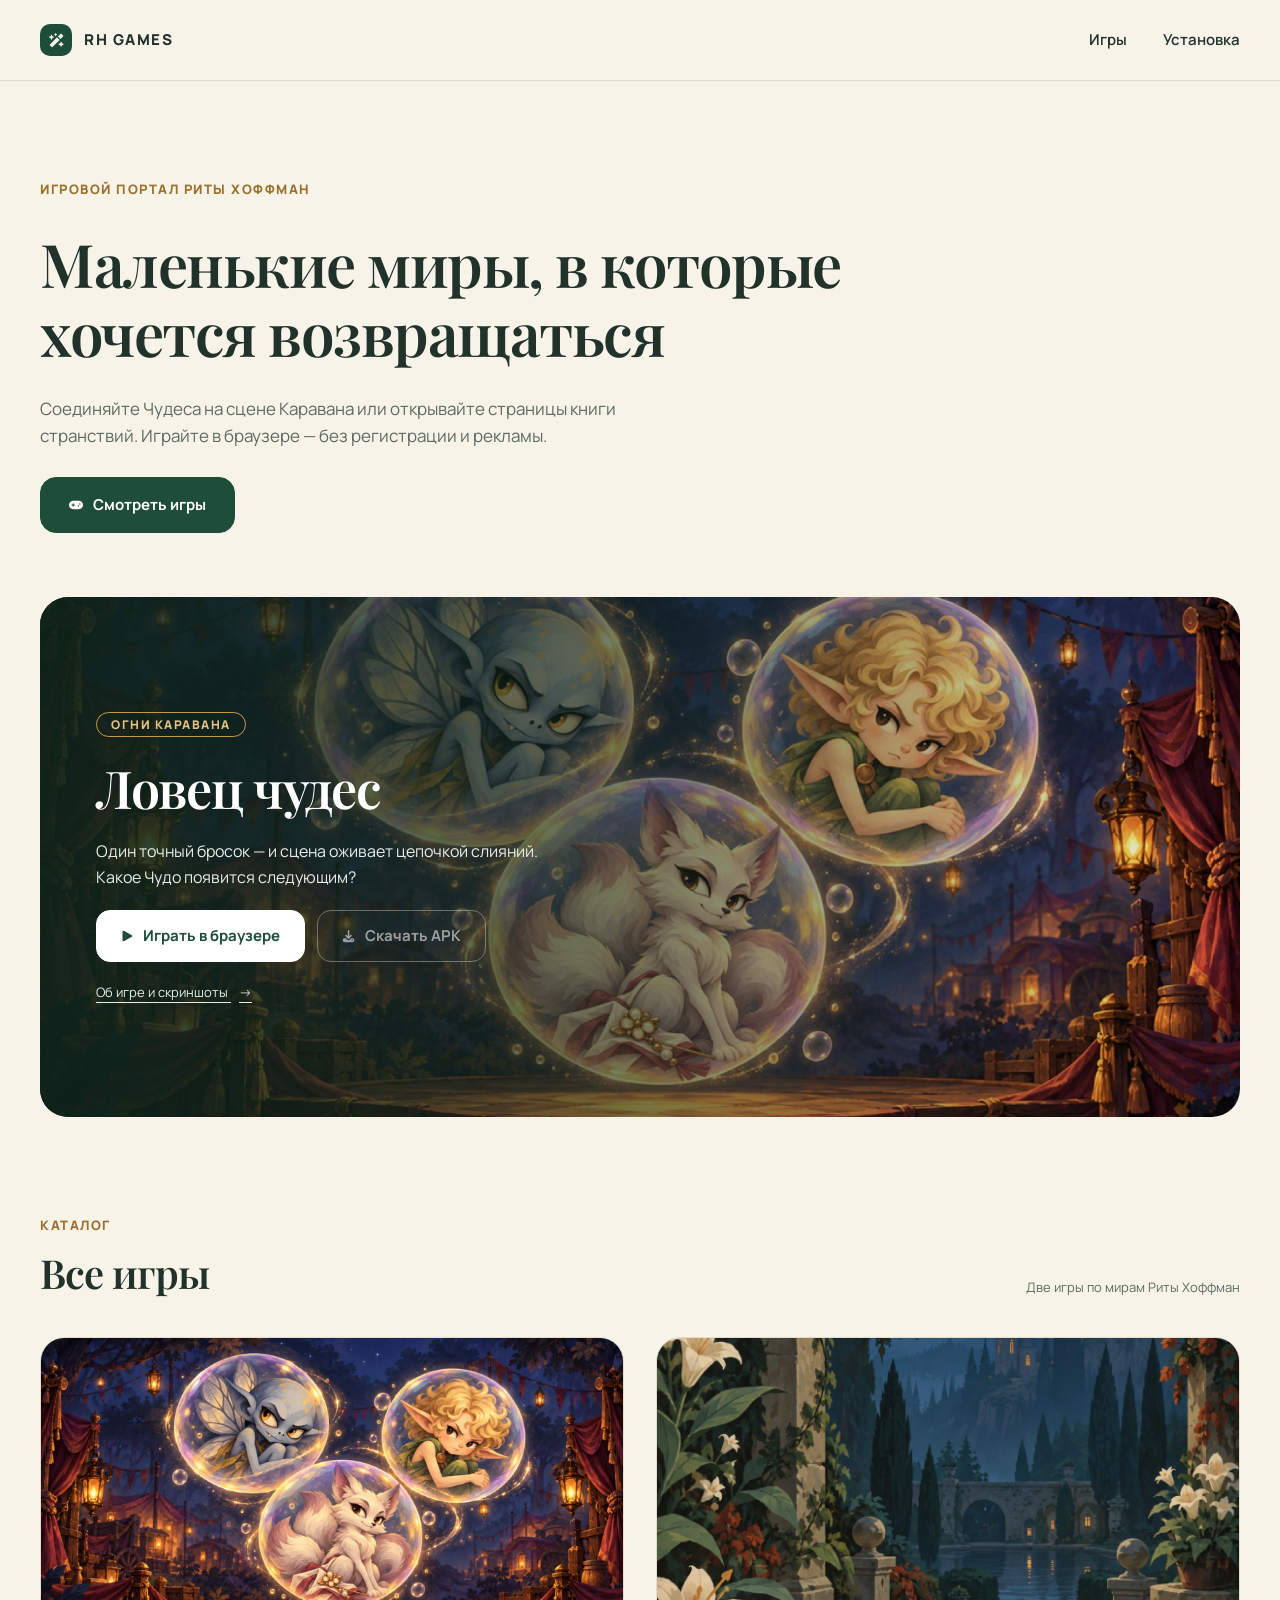
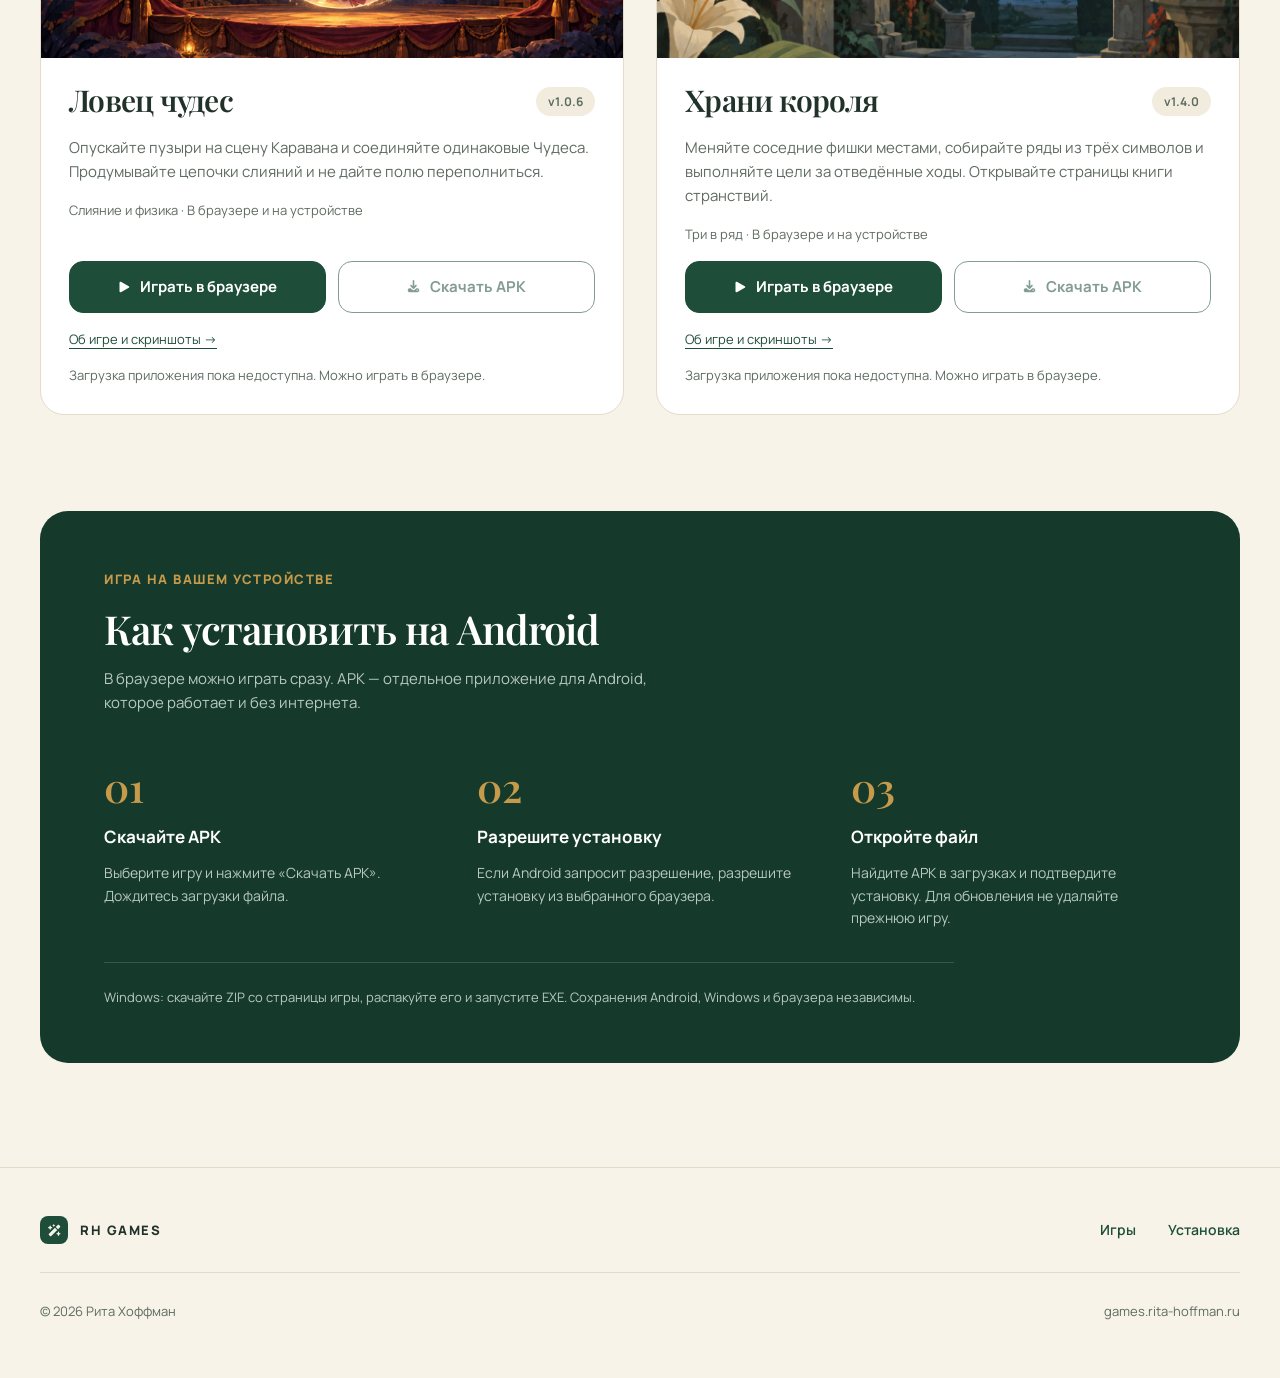
<file: index.html>
<!doctype html>
<html lang="ru" data-root="./">
<head>
<meta charset="utf-8"><meta name="viewport" content="width=device-width,initial-scale=1,viewport-fit=cover">
<meta name="theme-color" content="#1e4d3a"><meta name="description" content="Ловец чудес и Храни короля — игры по мирам Риты Хоффман. Играйте в браузере или скачивайте игру для своего устройства.">
<title>RH Games — миры Риты Хоффман</title>
<link rel="icon" href="assets/favicon.png"><link rel="apple-touch-icon" href="assets/favicon.png"><link rel="manifest" href="manifest.webmanifest"><link rel="stylesheet" href="assets/site.css?v=2d3f967ecbe2e12a">
</head>
<body>
<a class="skip" href="#main">К содержимому</a>
<header class="site-header"><nav class="container nav" aria-label="Основная навигация"><a class="brand" href="./" aria-label="RH Games — главная"><span class="brand-mark"><img src="assets/icons/brand.svg" alt=""></span>RH GAMES</a><div class="nav-links"><a href="#games">Игры</a><a href="#install">Установка</a></div></nav></header>
<main id="main">
<section class="hero container"><p class="eyebrow">ИГРОВОЙ ПОРТАЛ РИТЫ ХОФФМАН</p><h1>Маленькие миры,<br class="desktop-break"> в которые хочется возвращаться</h1><p class="hero-description">Соединяйте Чудеса на сцене Каравана или открывайте страницы книги странствий. Играйте в браузере — без регистрации и рекламы.</p><a class="button" href="#games"><img src="assets/icons/browse.svg" alt="">Смотреть игры</a></section>
<section class="featured container" aria-labelledby="featured-title">
<img class="featured-art" src="assets/games/lovec-cover.jpg" alt="Пикси, эллиллон и кицунэ в сияющих пузырях на сцене Каравана" fetchpriority="high" width="1024" height="576">
<div class="featured-content"><span class="featured-tag">ОГНИ КАРАВАНА</span><h2 id="featured-title">Ловец чудес</h2><p>Один точный бросок — и сцена оживает цепочкой слияний. Какое Чудо появится следующим?</p><div class="button-row"><a class="button button-white" href="lovec-suiko/?v=1b7c7f5beb66a22779110c0ac13be66551b1f0cc&amp;ui=2d3f967ecbe2e12a" data-play="lovec-suiko"><img src="assets/icons/play-dark.svg" alt="">Играть в браузере</a><a class="button button-glass" data-download="lovec-suiko:android" aria-disabled="true" tabindex="-1"><img src="assets/icons/download-light.svg" alt=""><span>Скачать APK</span></a></div><a class="featured-more" href="lovec-suiko/about.html">Об игре и скриншоты <span aria-hidden="true">→</span></a></div>
</section>
<section id="games" class="catalog container" aria-labelledby="games-title"><div class="section-heading"><div><p class="eyebrow">КАТАЛОГ</p><h2 id="games-title">Все игры</h2></div><p class="meta">Две игры по мирам Риты Хоффман</p></div><div class="games-grid"><article class="card"><a class="art-link" href="lovec-suiko/about.html" aria-label="Об игре «Ловец чудес»"><img src="assets/games/lovec-cover.jpg" alt="Иллюстрация из игры «Ловец чудес»" width="584" height="320" loading="lazy"></a><div class="card-body"><div class="card-title"><h3><a href="lovec-suiko/about.html">Ловец чудес</a></h3><span class="chip" data-version="lovec-suiko">v1.0.6</span></div><p class="card-description">Опускайте пузыри на сцену Каравана и соединяйте одинаковые Чудеса. Продумывайте цепочки слияний и не дайте полю переполниться.</p><p class="meta">Слияние и физика · В браузере и на устройстве</p><div class="button-row"><a class="button" href="lovec-suiko/?v=1b7c7f5beb66a22779110c0ac13be66551b1f0cc&amp;ui=2d3f967ecbe2e12a" data-play="lovec-suiko"><img src="assets/icons/play.svg" alt="">Играть в браузере</a><a class="button button-outline" data-download="lovec-suiko:android" aria-disabled="true" tabindex="-1"><img src="assets/icons/download.svg" alt=""><span>Скачать APK</span></a></div><a class="details-link" href="lovec-suiko/about.html">Об игре и скриншоты →</a><p class="meta" data-download-status="lovec-suiko" role="status">Проверяем доступность загрузок…</p></div></article><article class="card"><a class="art-link" href="hk-in-a-row/about.html" aria-label="Об игре «Храни короля»"><img src="assets/games/king-cover.jpg" alt="Иллюстрация из игры «Храни короля»" width="584" height="320" loading="lazy"></a><div class="card-body"><div class="card-title"><h3><a href="hk-in-a-row/about.html">Храни короля</a></h3><span class="chip" data-version="hk-in-a-row">v1.4.0</span></div><p class="card-description">Меняйте соседние фишки местами, собирайте ряды из трёх символов и выполняйте цели за отведённые ходы. Открывайте страницы книги странствий.</p><p class="meta">Три в ряд · В браузере и на устройстве</p><div class="button-row"><a class="button" href="hk-in-a-row/?v=25fc952868fa0573868e4c0896c432e9bc2a8aa0&amp;ui=2d3f967ecbe2e12a" data-play="hk-in-a-row"><img src="assets/icons/play.svg" alt="">Играть в браузере</a><a class="button button-outline" data-download="hk-in-a-row:android" aria-disabled="true" tabindex="-1"><img src="assets/icons/download.svg" alt=""><span>Скачать APK</span></a></div><a class="details-link" href="hk-in-a-row/about.html">Об игре и скриншоты →</a><p class="meta" data-download-status="hk-in-a-row" role="status">Проверяем доступность загрузок…</p></div></article></div></section>
<section id="install" class="container install-wrap" aria-labelledby="install-title"><div class="install-panel"><p class="eyebrow">ИГРА НА ВАШЕМ УСТРОЙСТВЕ</p><h2 id="install-title">Как установить на Android</h2><p class="install-intro">В браузере можно играть сразу. APK — отдельное приложение для Android, которое работает и без интернета.</p>
<ol class="install-steps"><li><span class="step-number" aria-hidden="true">01</span><h3>Скачайте APK</h3><p>Выберите игру и нажмите «Скачать APK». Дождитесь загрузки файла.</p></li><li><span class="step-number" aria-hidden="true">02</span><h3>Разрешите установку</h3><p>Если Android запросит разрешение, разрешите установку из выбранного браузера.</p></li><li><span class="step-number" aria-hidden="true">03</span><h3>Откройте файл</h3><p>Найдите APK в загрузках и подтвердите установку. Для обновления не удаляйте прежнюю игру.</p></li></ol>
<p class="install-note">Windows: скачайте ZIP со страницы игры, распакуйте его и запустите EXE. Сохранения Android, Windows и браузера независимы.</p></div></section>
</main><footer class="site-footer"><div class="container footer-inner"><div class="footer-top"><a class="brand" href="./" aria-label="RH Games — главная"><span class="brand-mark"><img src="./assets/icons/brand-small.svg" alt=""></span>RH GAMES</a><nav class="footer-links" aria-label="Внизу страницы"><a href="./#games">Игры</a><a href="./#install">Установка</a></nav></div><div class="footer-bottom"><p>© 2026 Рита Хоффман</p><a href="https://games.rita-hoffman.ru">games.rita-hoffman.ru</a></div></div></footer>
<script src="assets/catalog.js?v=2d3f967ecbe2e12a" defer></script>
</body></html>
</file>
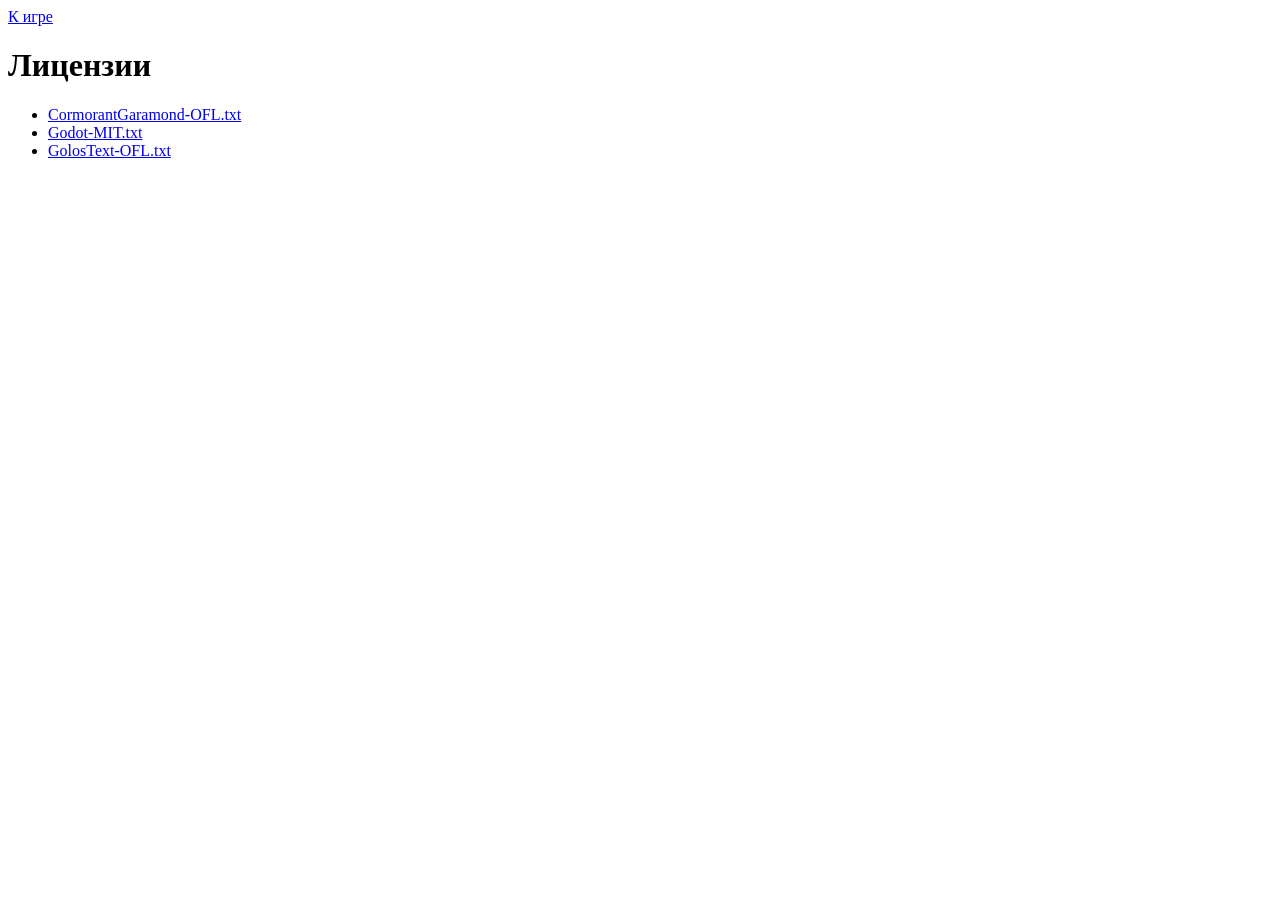
<file: hk-in-a-row/licenses/index.html>
<!doctype html><html lang="ru"><meta charset="utf-8"><title>Лицензии</title><a href="../">К игре</a><h1>Лицензии</h1><ul><li><a href="CormorantGaramond-OFL.txt">CormorantGaramond-OFL.txt</a></li><li><a href="Godot-MIT.txt">Godot-MIT.txt</a></li><li><a href="GolosText-OFL.txt">GolosText-OFL.txt</a></li></ul></html>
</file>
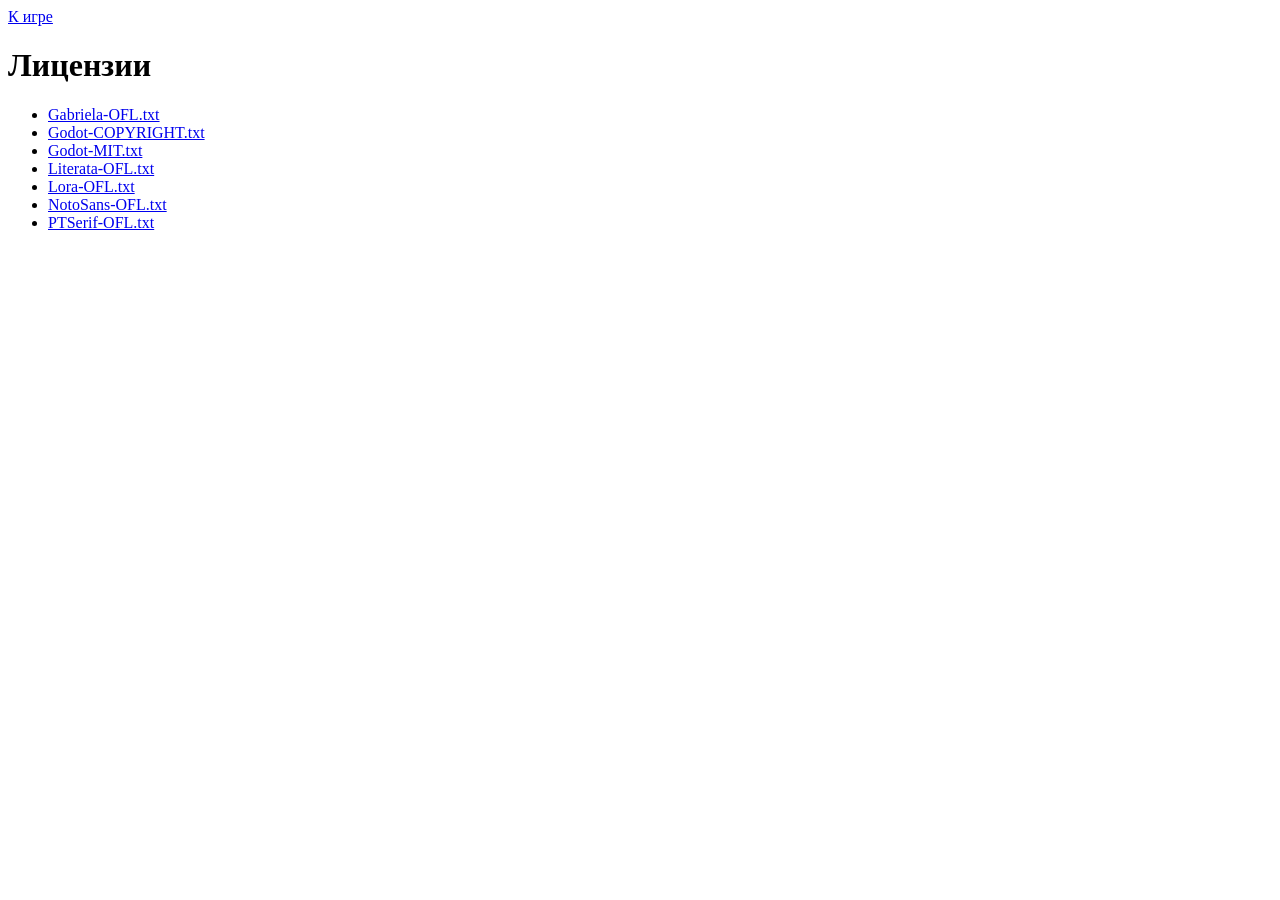
<file: lovec-suiko/licenses/index.html>
<!doctype html><html lang="ru"><meta charset="utf-8"><title>Лицензии</title><a href="../">К игре</a><h1>Лицензии</h1><ul><li><a href="Gabriela-OFL.txt">Gabriela-OFL.txt</a></li><li><a href="Godot-COPYRIGHT.txt">Godot-COPYRIGHT.txt</a></li><li><a href="Godot-MIT.txt">Godot-MIT.txt</a></li><li><a href="Literata-OFL.txt">Literata-OFL.txt</a></li><li><a href="Lora-OFL.txt">Lora-OFL.txt</a></li><li><a href="NotoSans-OFL.txt">NotoSans-OFL.txt</a></li><li><a href="PTSerif-OFL.txt">PTSerif-OFL.txt</a></li></ul></html>
</file>
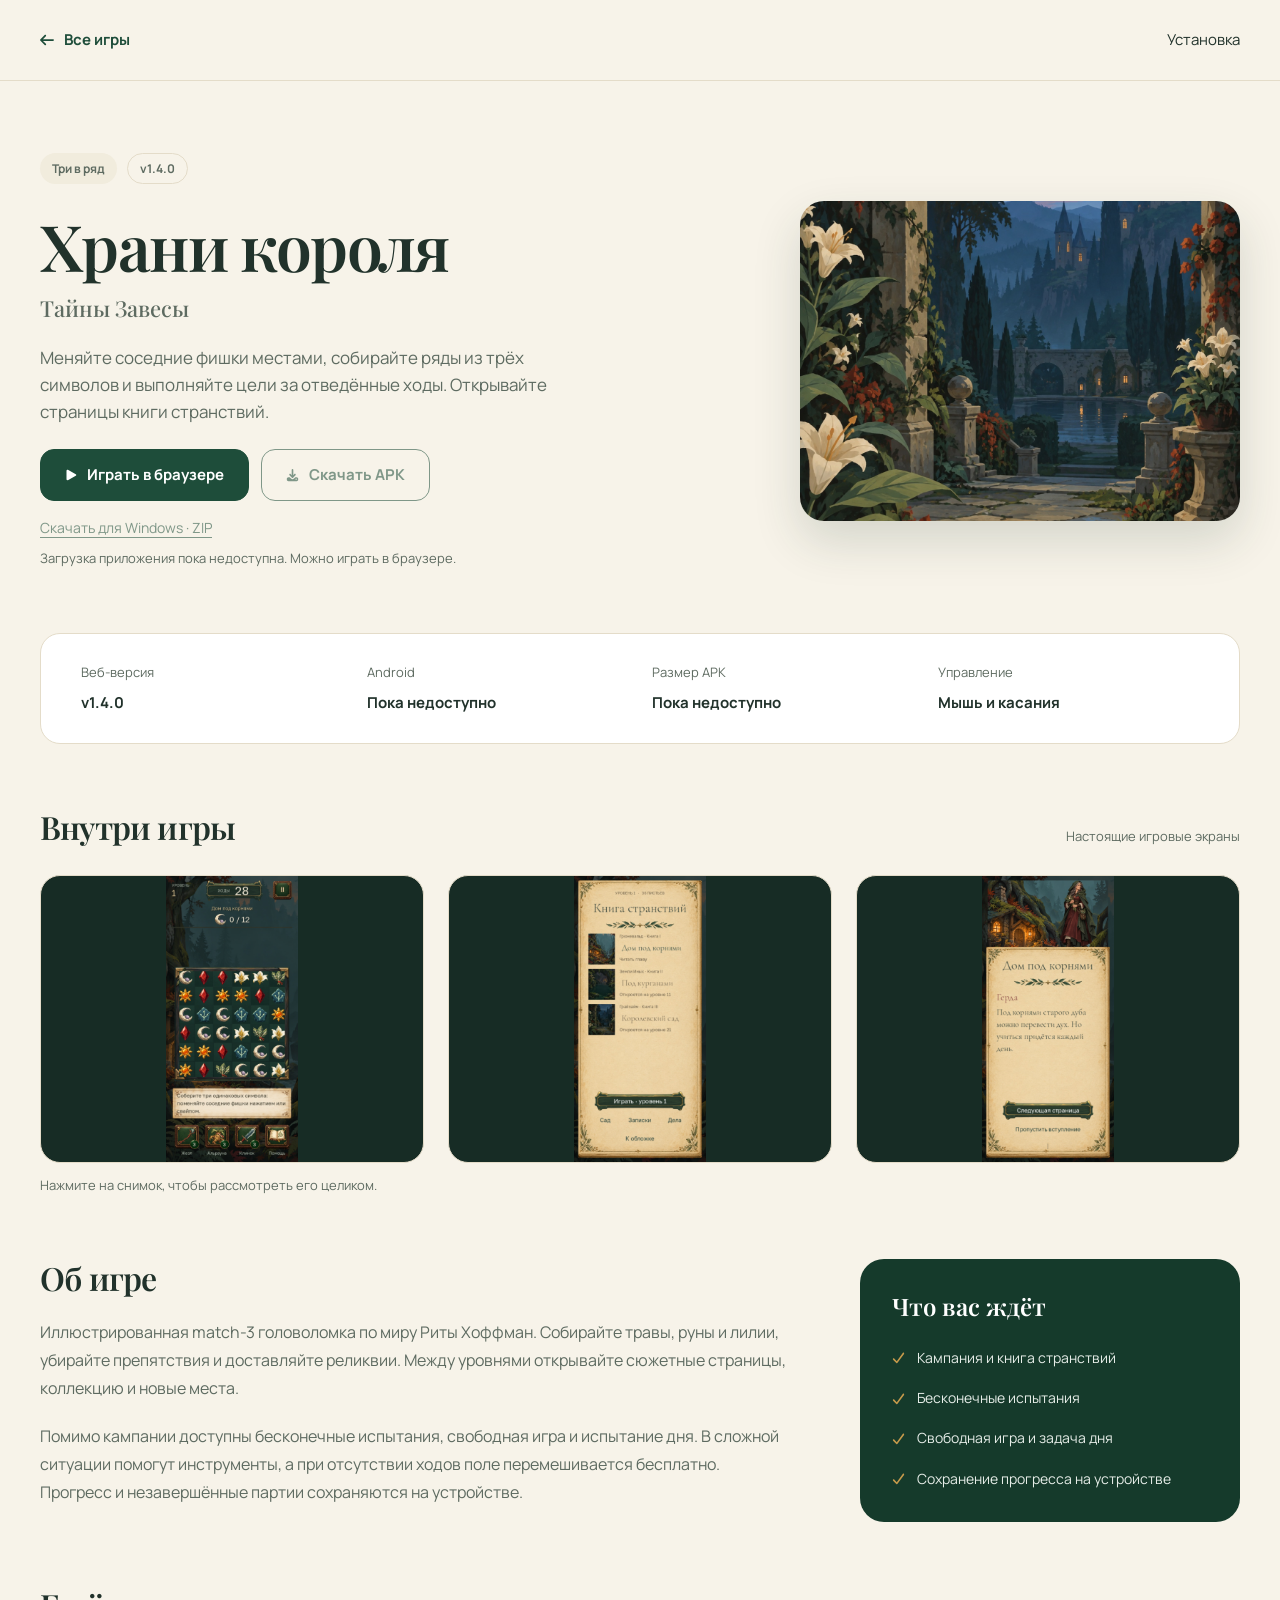
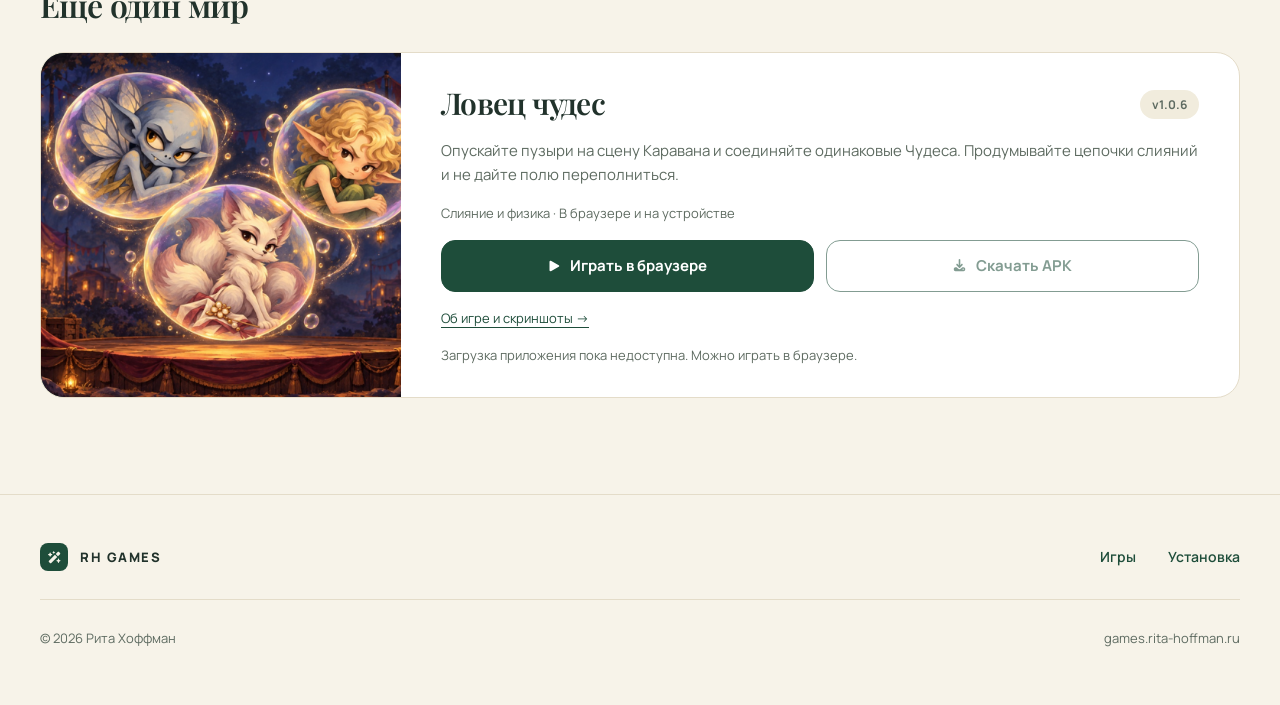
<file: hk-in-a-row/about.html>
<!doctype html>
<html lang="ru" data-root="../">
<head><meta charset="utf-8"><meta name="viewport" content="width=device-width,initial-scale=1,viewport-fit=cover"><meta name="theme-color" content="#1e4d3a"><meta name="description" content="Меняйте соседние фишки местами, собирайте ряды из трёх символов и выполняйте цели за отведённые ходы. Открывайте страницы книги странствий."><title>Храни короля — RH Games</title><link rel="icon" href="../assets/favicon.png"><link rel="stylesheet" href="../assets/site.css?v=2d3f967ecbe2e12a"></head>
<body>
<a class="skip" href="#main">К содержимому</a>
<header class="site-header"><nav class="container nav" aria-label="Навигация"><a class="back-link" href="../#games"><img src="../assets/icons/back.svg" alt="">Все игры</a><a href="../#install">Установка</a></nav></header>
<main id="main" class="container detail">
<section class="game-header" aria-labelledby="game-title"><div class="game-intro"><div class="chips"><span class="chip">Три в ряд</span><span class="chip chip-outline" data-version="hk-in-a-row">v1.4.0</span></div><h1 id="game-title">Храни короля</h1><p class="game-subtitle">Тайны Завесы</p><p class="game-description">Меняйте соседние фишки местами, собирайте ряды из трёх символов и выполняйте цели за отведённые ходы. Открывайте страницы книги странствий.</p><div class="button-row"><a class="button" href="./?v=25fc952868fa0573868e4c0896c432e9bc2a8aa0&amp;ui=2d3f967ecbe2e12a" data-play="hk-in-a-row"><img src="../assets/icons/play.svg" alt="">Играть в браузере</a><a class="button button-outline" data-download="hk-in-a-row:android" aria-disabled="true" tabindex="-1"><img src="../assets/icons/download.svg" alt=""><span>Скачать APK</span></a></div><a class="windows-download" data-download="hk-in-a-row:windows" aria-disabled="true" tabindex="-1">Скачать для Windows · ZIP</a><p class="download-status meta" data-download-status="hk-in-a-row" role="status">Проверяем доступность загрузок…</p></div><img class="game-cover" src="../assets/games/king-cover.jpg" alt="Иллюстрация из игры «Храни короля»" width="440" height="320"></section>
<dl class="game-meta"><div><dt>Веб-версия</dt><dd data-version="hk-in-a-row">v1.4.0</dd></div><div><dt>Android</dt><dd data-native-version="hk-in-a-row">Проверяем…</dd></div><div><dt>Размер APK</dt><dd data-size="hk-in-a-row">Проверяем…</dd></div><div><dt>Управление</dt><dd>Мышь и касания</dd></div></dl>
<section class="screenshots" aria-labelledby="screenshots-title"><div class="section-heading"><h2 id="screenshots-title">Внутри игры</h2><p class="meta">Настоящие игровые экраны</p></div><div class="shots-row"><button class="shot" type="button" data-shot="../assets/games/king-play.jpg" aria-label="Увеличить: Игровое поле: символы, цели и ходы"><img src="../assets/games/king-play.jpg" alt="Игровое поле: символы, цели и ходы" width="384" height="288" loading="lazy"></button><button class="shot" type="button" data-shot="../assets/games/king-map.jpg" aria-label="Увеличить: Книга странствий и главы"><img src="../assets/games/king-map.jpg" alt="Книга странствий и главы" width="384" height="288" loading="lazy"></button><button class="shot" type="button" data-shot="../assets/games/king-story.jpg" aria-label="Увеличить: Сюжетная страница с диалогом"><img src="../assets/games/king-story.jpg" alt="Сюжетная страница с диалогом" width="384" height="288" loading="lazy"></button></div><p class="meta gallery-hint">Нажмите на снимок, чтобы рассмотреть его целиком.</p></section>
<section class="about-grid" aria-labelledby="about-title"><div><h2 id="about-title">Об игре</h2><p>Иллюстрированная match-3 головоломка по миру Риты Хоффман. Собирайте травы, руны и лилии, убирайте препятствия и доставляйте реликвии. Между уровнями открывайте сюжетные страницы, коллекцию и новые места.</p><p>Помимо кампании доступны бесконечные испытания, свободная игра и испытание дня. В сложной ситуации помогут инструменты, а при отсутствии ходов поле перемешивается бесплатно. Прогресс и незавершённые партии сохраняются на устройстве.</p></div><aside class="features"><h3>Что вас ждёт</h3><ul><li><img src="../assets/icons/check.svg" alt="">Кампания и книга странствий</li><li><img src="../assets/icons/check.svg" alt="">Бесконечные испытания</li><li><img src="../assets/icons/check.svg" alt="">Свободная игра и задача дня</li><li><img src="../assets/icons/check.svg" alt="">Сохранение прогресса на устройстве</li></ul></aside></section>
<section class="other-game" aria-labelledby="other-title"><h2 id="other-title">Ещё один мир</h2><article class="card"><a class="art-link" href="../lovec-suiko/about.html" aria-label="Об игре «Ловец чудес»"><img src="../assets/games/lovec-cover.jpg" alt="Иллюстрация из игры «Ловец чудес»" width="584" height="320" loading="lazy"></a><div class="card-body"><div class="card-title"><h3><a href="../lovec-suiko/about.html">Ловец чудес</a></h3><span class="chip" data-version="lovec-suiko">v1.0.6</span></div><p class="card-description">Опускайте пузыри на сцену Каравана и соединяйте одинаковые Чудеса. Продумывайте цепочки слияний и не дайте полю переполниться.</p><p class="meta">Слияние и физика · В браузере и на устройстве</p><div class="button-row"><a class="button" href="../lovec-suiko/?v=1b7c7f5beb66a22779110c0ac13be66551b1f0cc&amp;ui=2d3f967ecbe2e12a" data-play="lovec-suiko"><img src="../assets/icons/play.svg" alt="">Играть в браузере</a><a class="button button-outline" data-download="lovec-suiko:android" aria-disabled="true" tabindex="-1"><img src="../assets/icons/download.svg" alt=""><span>Скачать APK</span></a></div><a class="details-link" href="../lovec-suiko/about.html">Об игре и скриншоты →</a><p class="meta" data-download-status="lovec-suiko" role="status">Проверяем доступность загрузок…</p></div></article></section>
</main><footer class="site-footer"><div class="container footer-inner"><div class="footer-top"><a class="brand" href="../" aria-label="RH Games — главная"><span class="brand-mark"><img src="../assets/icons/brand-small.svg" alt=""></span>RH GAMES</a><nav class="footer-links" aria-label="Внизу страницы"><a href="../#games">Игры</a><a href="../#install">Установка</a></nav></div><div class="footer-bottom"><p>© 2026 Рита Хоффман</p><a href="https://games.rita-hoffman.ru">games.rita-hoffman.ru</a></div></div></footer>
<dialog class="gallery-dialog" aria-label="Скриншот игры"><button type="button" class="gallery-close" aria-label="Закрыть скриншот">Закрыть ×</button><img alt=""></dialog>
<script src="../assets/catalog.js?v=2d3f967ecbe2e12a" defer></script>
</body></html>
</file>
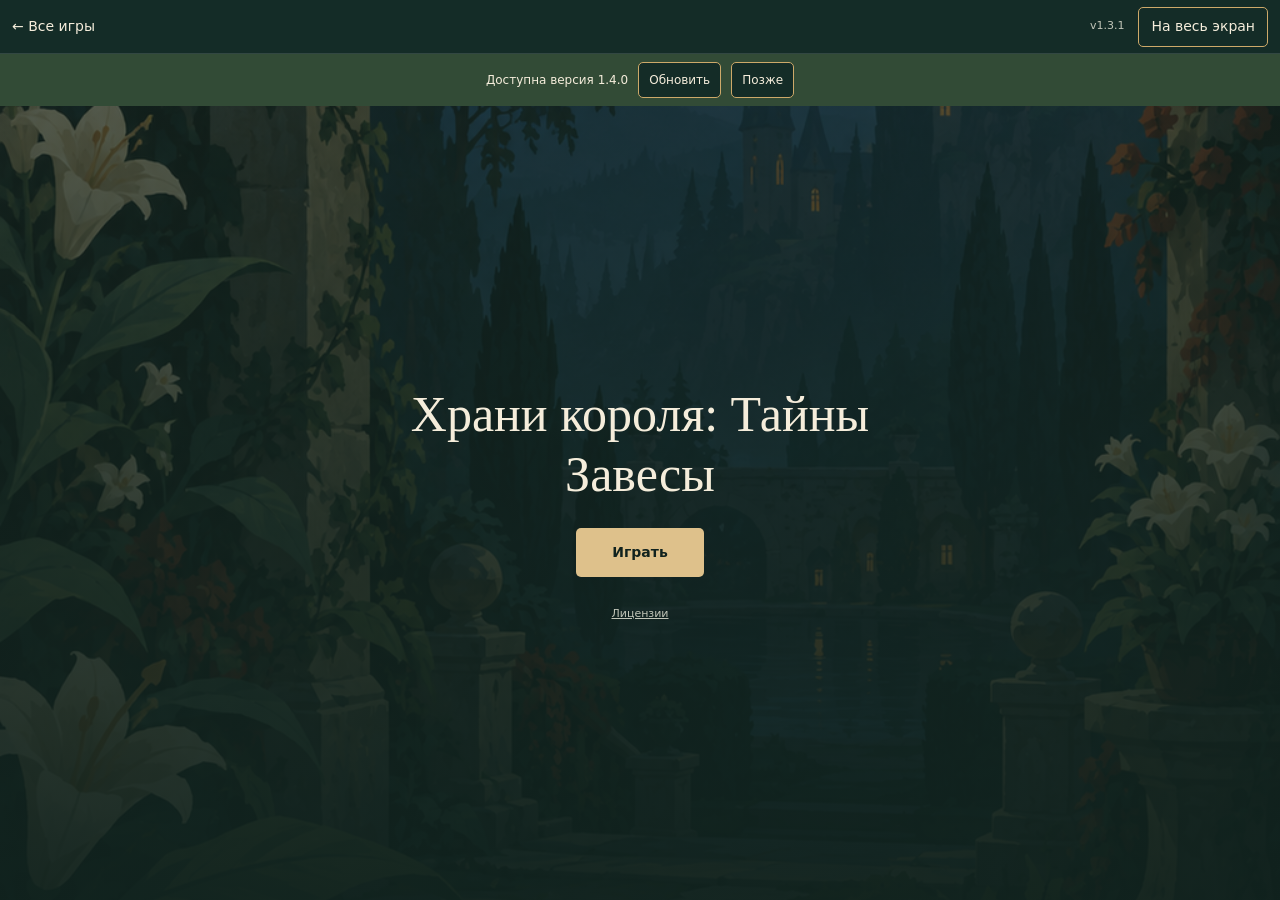
<file: hk-in-a-row/game-hk-in-a-row-1.3.1-0e272b2fa805.html>
<!doctype html>
<html lang="ru">
<head>
<meta charset="utf-8">
<meta name="viewport" content="width=device-width,initial-scale=1,viewport-fit=cover">
<meta name="theme-color" content="#142c27">
<meta name="apple-mobile-web-app-capable" content="yes">
<meta name="mobile-web-app-capable" content="yes">
<meta name="apple-mobile-web-app-title" content="RH Games">
<title>Храни короля: Тайны Завесы · RH Games</title>
<link rel="icon" href="game-hk-in-a-row-1.3.1-0e272b2fa805.icon.png">
<link rel="apple-touch-icon" href="../assets/favicon.png">
<link rel="manifest" href="../manifest.webmanifest">
<link rel="stylesheet" href="../assets/game.css?v=2d3f967ecbe2e12a">
</head>
<body>
<main id="player">
<header id="toolbar"><a href="../">← Все игры</a><span>v1.3.1</span><button id="fullscreen" type="button">На весь экран</button></header>
<aside id="update-banner" hidden aria-live="polite"><span id="update-text"></span><button id="show-update" type="button">Обновить</button><button id="defer-update" type="button">Позже</button></aside>
<div id="stage">
<canvas id="canvas" tabindex="0" aria-label="Храни короля: Тайны Завесы">Для игры нужен браузер с поддержкой Canvas.</canvas>
<section id="cover"><div class="panel"><h1>Храни короля: Тайны Завесы</h1><button id="start" type="button" disabled>Загрузка…</button><progress id="progress" aria-label="Загрузка игры"></progress><p id="notice" role="status" aria-live="polite">Загружаем игру…</p><a class="licenses" href="licenses/">Лицензии</a></div></section>
</div>
<button id="collapse" type="button" hidden aria-label="Выйти из развёрнутого режима">Свернуть</button>
<dialog id="fullscreen-help" aria-labelledby="fullscreen-title"><h2 id="fullscreen-title">Полный экран на iPhone</h2><p>Чтобы убрать панели браузера, откройте меню «Поделиться» → «На экран „Домой“». Затем запустите RH Games с экрана «Домой».</p><div class="actions"><button id="expand" type="button">Развернуть здесь</button><button id="close-help" type="button">Закрыть</button></div></dialog>
</main>
<dialog id="update-confirm" aria-labelledby="update-title"><h2 id="update-title">Перезагрузить игру?</h2><p>Перед обновлением вернитесь в меню игры, чтобы сохранить партию. Сохранённый прогресс останется в этом браузере.</p><div class="actions"><button id="cancel-update" type="button">Вернуться к игре</button><button id="apply-update" type="button">Перезагрузить</button></div></dialog>
<noscript>Включите JavaScript, чтобы запустить игру.</noscript>
<script id="release-config" type="application/json">{"game":"hk-in-a-row","commit":"0e272b2fa80519619a9fbb3d27a232afe19806a1","version":"1.3.1"}</script>
<script id="game-config" type="application/json">{"args": [], "canvasResizePolicy": 0, "emscriptenPoolSize": 8, "ensureCrossOriginIsolationHeaders": true, "executable": "game-hk-in-a-row-1.3.1-0e272b2fa805", "experimentalVK": true, "fileSizes": {"game-hk-in-a-row-1.3.1-0e272b2fa805.pck": 33523260, "game-hk-in-a-row-1.3.1-0e272b2fa805.wasm": 39514754}, "focusCanvas": true, "gdextensionLibs": [], "godotPoolSize": 4}</script>
<script src="game-hk-in-a-row-1.3.1-0e272b2fa805.js"></script>
<script src="../assets/game.js?v=2d3f967ecbe2e12a"></script>
<script src="../assets/web-updates.js?v=2d3f967ecbe2e12a"></script>
</body>
</html>
</file>
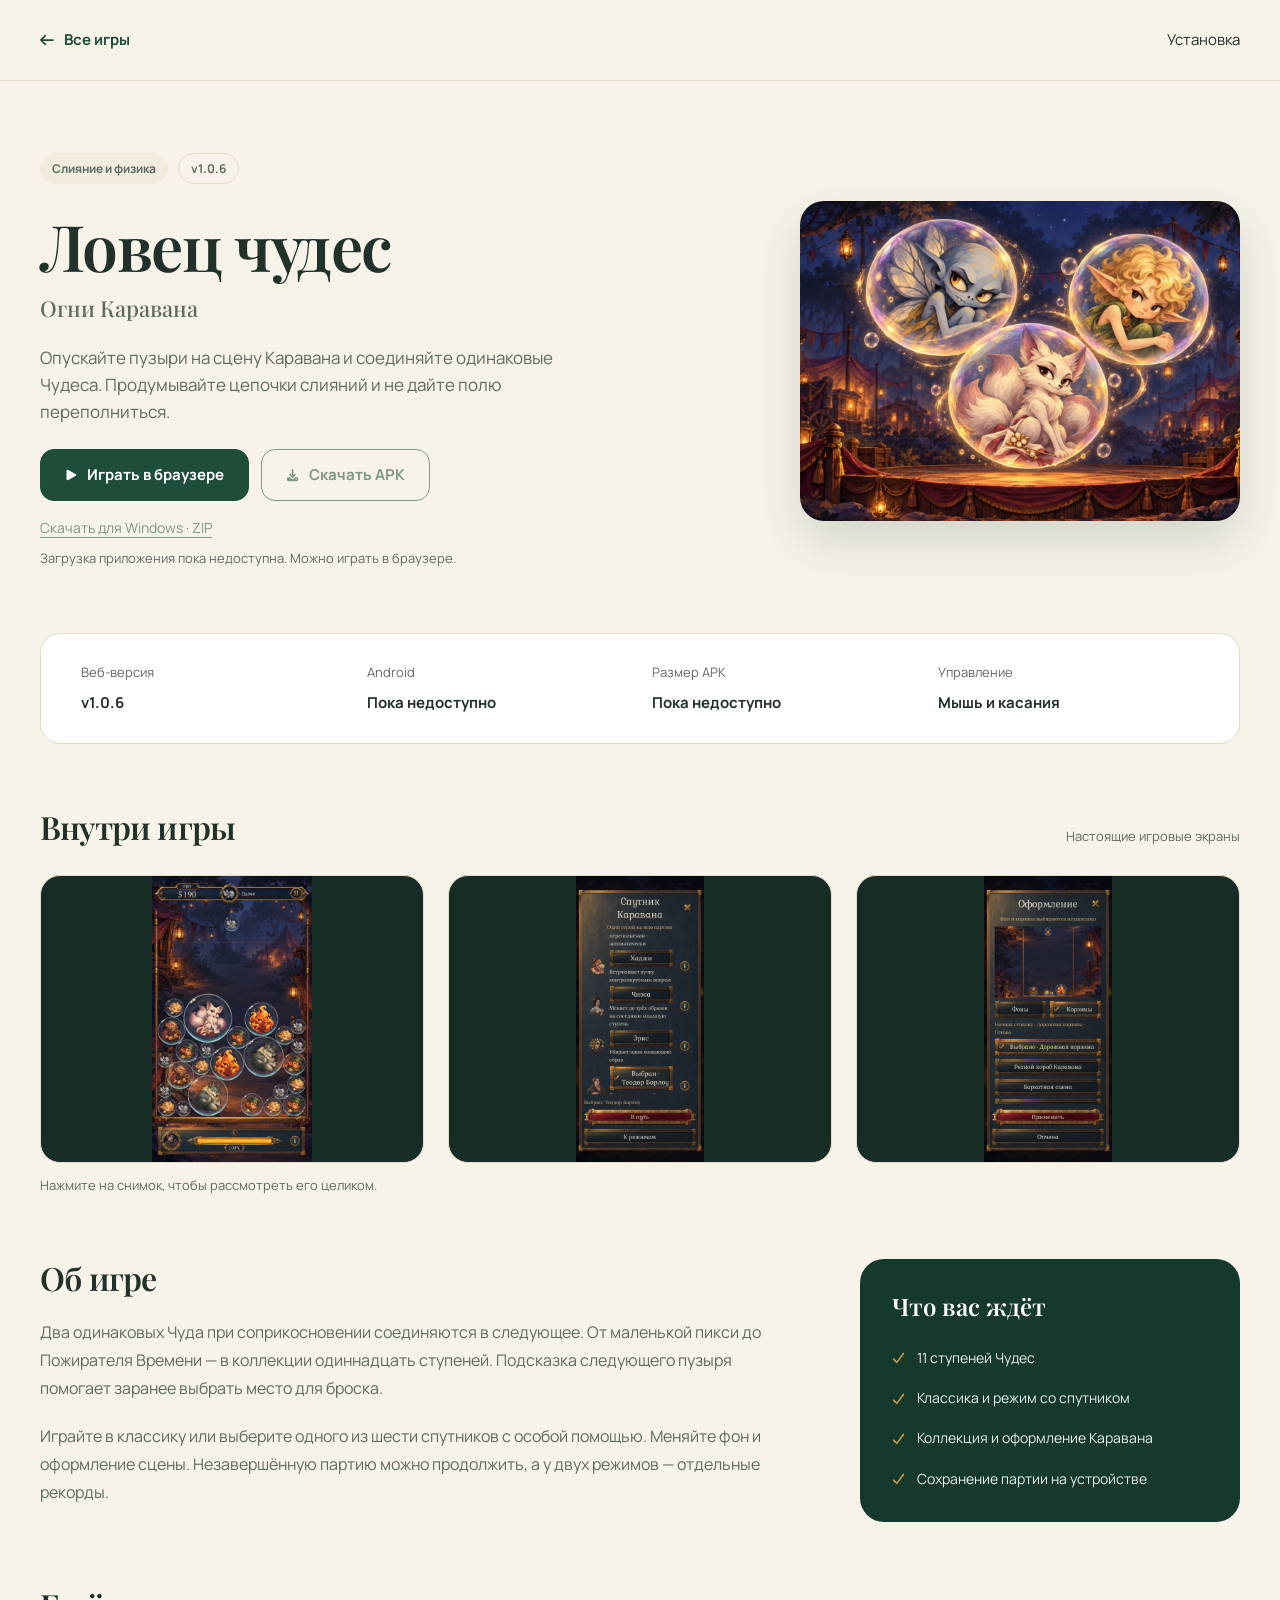
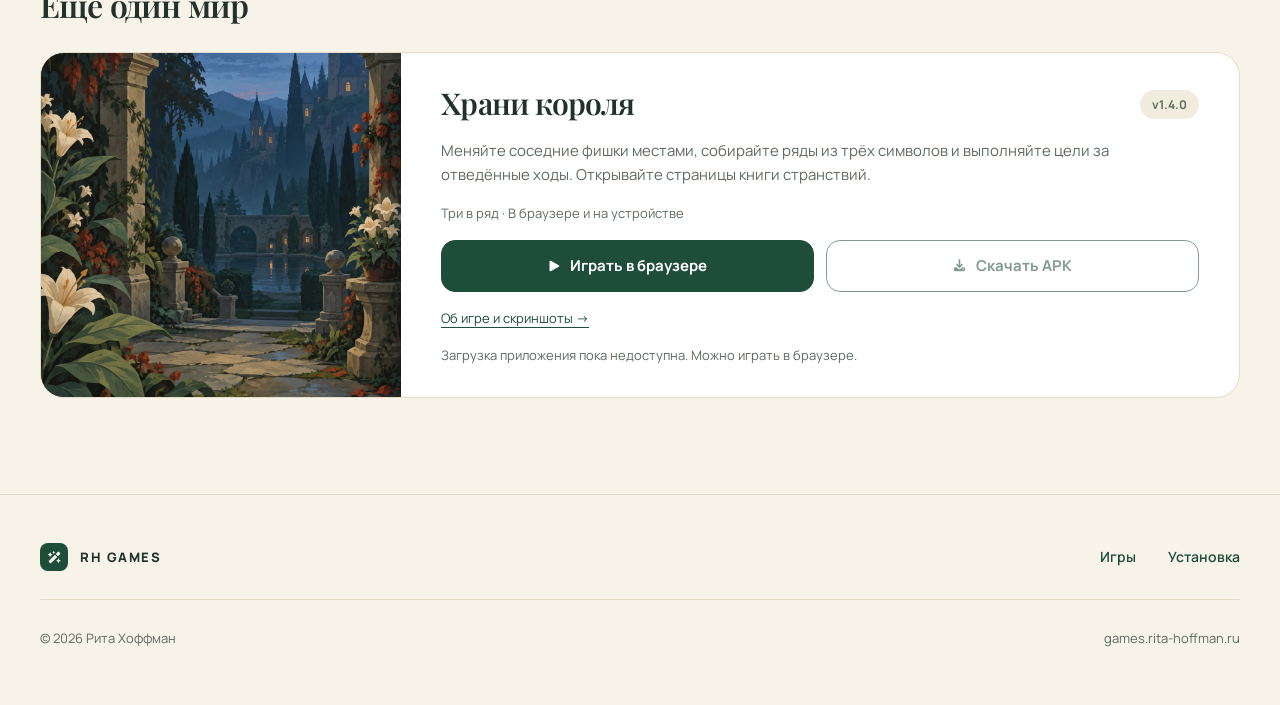
<file: lovec-suiko/about.html>
<!doctype html>
<html lang="ru" data-root="../">
<head><meta charset="utf-8"><meta name="viewport" content="width=device-width,initial-scale=1,viewport-fit=cover"><meta name="theme-color" content="#1e4d3a"><meta name="description" content="Опускайте пузыри на сцену Каравана и соединяйте одинаковые Чудеса. Продумывайте цепочки слияний и не дайте полю переполниться."><title>Ловец чудес — RH Games</title><link rel="icon" href="../assets/favicon.png"><link rel="stylesheet" href="../assets/site.css?v=2d3f967ecbe2e12a"></head>
<body>
<a class="skip" href="#main">К содержимому</a>
<header class="site-header"><nav class="container nav" aria-label="Навигация"><a class="back-link" href="../#games"><img src="../assets/icons/back.svg" alt="">Все игры</a><a href="../#install">Установка</a></nav></header>
<main id="main" class="container detail">
<section class="game-header" aria-labelledby="game-title"><div class="game-intro"><div class="chips"><span class="chip">Слияние и физика</span><span class="chip chip-outline" data-version="lovec-suiko">v1.0.6</span></div><h1 id="game-title">Ловец чудес</h1><p class="game-subtitle">Огни Каравана</p><p class="game-description">Опускайте пузыри на сцену Каравана и соединяйте одинаковые Чудеса. Продумывайте цепочки слияний и не дайте полю переполниться.</p><div class="button-row"><a class="button" href="./?v=1b7c7f5beb66a22779110c0ac13be66551b1f0cc&amp;ui=2d3f967ecbe2e12a" data-play="lovec-suiko"><img src="../assets/icons/play.svg" alt="">Играть в браузере</a><a class="button button-outline" data-download="lovec-suiko:android" aria-disabled="true" tabindex="-1"><img src="../assets/icons/download.svg" alt=""><span>Скачать APK</span></a></div><a class="windows-download" data-download="lovec-suiko:windows" aria-disabled="true" tabindex="-1">Скачать для Windows · ZIP</a><p class="download-status meta" data-download-status="lovec-suiko" role="status">Проверяем доступность загрузок…</p></div><img class="game-cover" src="../assets/games/lovec-cover.jpg" alt="Иллюстрация из игры «Ловец чудес»" width="440" height="320"></section>
<dl class="game-meta"><div><dt>Веб-версия</dt><dd data-version="lovec-suiko">v1.0.6</dd></div><div><dt>Android</dt><dd data-native-version="lovec-suiko">Проверяем…</dd></div><div><dt>Размер APK</dt><dd data-size="lovec-suiko">Проверяем…</dd></div><div><dt>Управление</dt><dd>Мышь и касания</dd></div></dl>
<section class="screenshots" aria-labelledby="screenshots-title"><div class="section-heading"><h2 id="screenshots-title">Внутри игры</h2><p class="meta">Настоящие игровые экраны</p></div><div class="shots-row"><button class="shot" type="button" data-shot="../assets/games/lovec-play.jpg" aria-label="Увеличить: Партия со спутником Каравана"><img src="../assets/games/lovec-play.jpg" alt="Партия со спутником Каравана" width="384" height="288" loading="lazy"></button><button class="shot" type="button" data-shot="../assets/games/lovec-heroes.jpg" aria-label="Увеличить: Выбор спутника и его способности"><img src="../assets/games/lovec-heroes.jpg" alt="Выбор спутника и его способности" width="384" height="288" loading="lazy"></button><button class="shot" type="button" data-shot="../assets/games/lovec-appearance.jpg" aria-label="Увеличить: Выбор оформления сцены"><img src="../assets/games/lovec-appearance.jpg" alt="Выбор оформления сцены" width="384" height="288" loading="lazy"></button></div><p class="meta gallery-hint">Нажмите на снимок, чтобы рассмотреть его целиком.</p></section>
<section class="about-grid" aria-labelledby="about-title"><div><h2 id="about-title">Об игре</h2><p>Два одинаковых Чуда при соприкосновении соединяются в следующее. От маленькой пикси до Пожирателя Времени — в коллекции одиннадцать ступеней. Подсказка следующего пузыря помогает заранее выбрать место для броска.</p><p>Играйте в классику или выберите одного из шести спутников с особой помощью. Меняйте фон и оформление сцены. Незавершённую партию можно продолжить, а у двух режимов — отдельные рекорды.</p></div><aside class="features"><h3>Что вас ждёт</h3><ul><li><img src="../assets/icons/check.svg" alt="">11 ступеней Чудес</li><li><img src="../assets/icons/check.svg" alt="">Классика и режим со спутником</li><li><img src="../assets/icons/check.svg" alt="">Коллекция и оформление Каравана</li><li><img src="../assets/icons/check.svg" alt="">Сохранение партии на устройстве</li></ul></aside></section>
<section class="other-game" aria-labelledby="other-title"><h2 id="other-title">Ещё один мир</h2><article class="card"><a class="art-link" href="../hk-in-a-row/about.html" aria-label="Об игре «Храни короля»"><img src="../assets/games/king-cover.jpg" alt="Иллюстрация из игры «Храни короля»" width="584" height="320" loading="lazy"></a><div class="card-body"><div class="card-title"><h3><a href="../hk-in-a-row/about.html">Храни короля</a></h3><span class="chip" data-version="hk-in-a-row">v1.4.0</span></div><p class="card-description">Меняйте соседние фишки местами, собирайте ряды из трёх символов и выполняйте цели за отведённые ходы. Открывайте страницы книги странствий.</p><p class="meta">Три в ряд · В браузере и на устройстве</p><div class="button-row"><a class="button" href="../hk-in-a-row/?v=25fc952868fa0573868e4c0896c432e9bc2a8aa0&amp;ui=2d3f967ecbe2e12a" data-play="hk-in-a-row"><img src="../assets/icons/play.svg" alt="">Играть в браузере</a><a class="button button-outline" data-download="hk-in-a-row:android" aria-disabled="true" tabindex="-1"><img src="../assets/icons/download.svg" alt=""><span>Скачать APK</span></a></div><a class="details-link" href="../hk-in-a-row/about.html">Об игре и скриншоты →</a><p class="meta" data-download-status="hk-in-a-row" role="status">Проверяем доступность загрузок…</p></div></article></section>
</main><footer class="site-footer"><div class="container footer-inner"><div class="footer-top"><a class="brand" href="../" aria-label="RH Games — главная"><span class="brand-mark"><img src="../assets/icons/brand-small.svg" alt=""></span>RH GAMES</a><nav class="footer-links" aria-label="Внизу страницы"><a href="../#games">Игры</a><a href="../#install">Установка</a></nav></div><div class="footer-bottom"><p>© 2026 Рита Хоффман</p><a href="https://games.rita-hoffman.ru">games.rita-hoffman.ru</a></div></div></footer>
<dialog class="gallery-dialog" aria-label="Скриншот игры"><button type="button" class="gallery-close" aria-label="Закрыть скриншот">Закрыть ×</button><img alt=""></dialog>
<script src="../assets/catalog.js?v=2d3f967ecbe2e12a" defer></script>
</body></html>
</file>
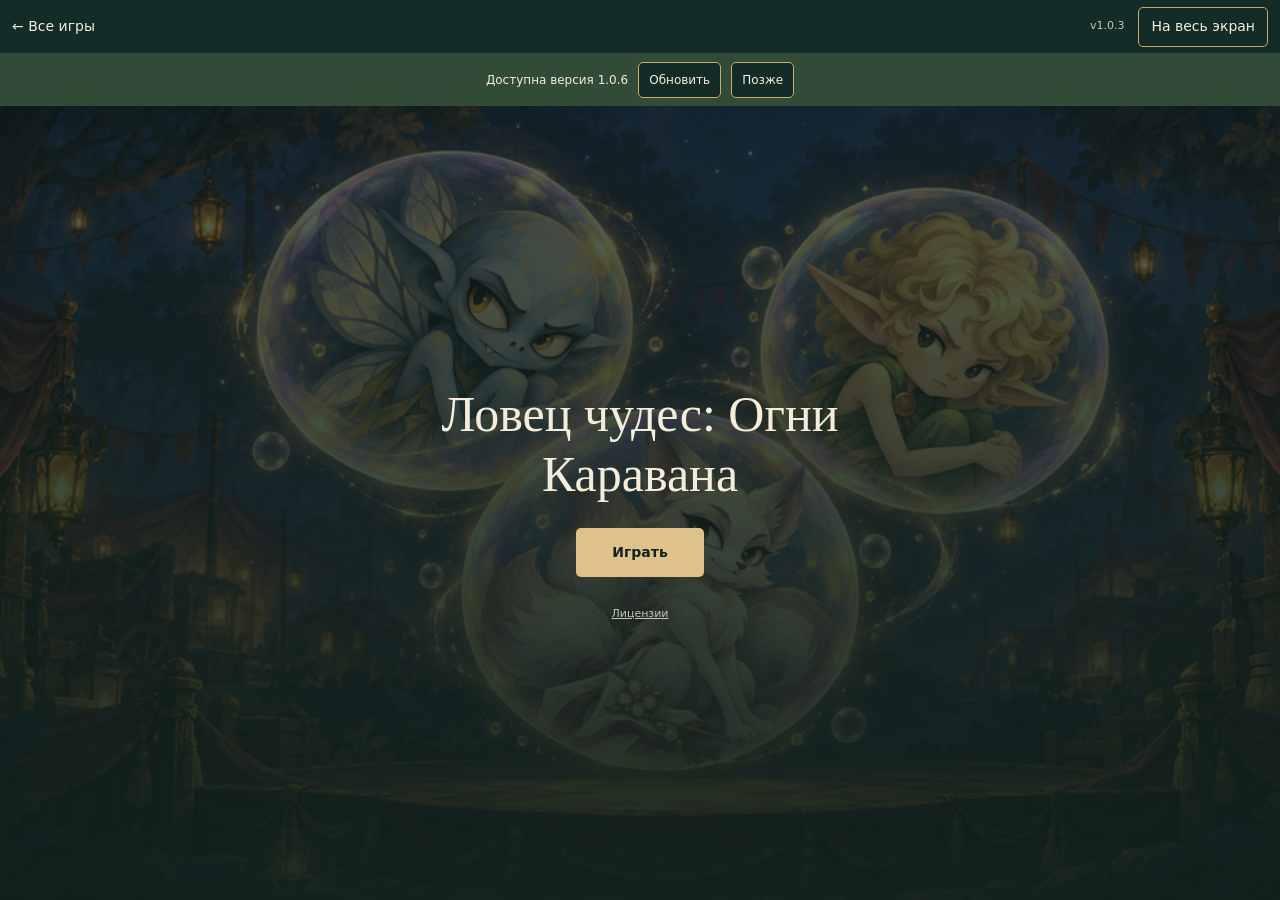
<file: lovec-suiko/game-lovec-suiko-1.0.3-b23906afef1f.html>
<!doctype html>
<html lang="ru">
<head>
<meta charset="utf-8">
<meta name="viewport" content="width=device-width,initial-scale=1,viewport-fit=cover">
<meta name="theme-color" content="#142c27">
<meta name="apple-mobile-web-app-capable" content="yes">
<meta name="mobile-web-app-capable" content="yes">
<meta name="apple-mobile-web-app-title" content="RH Games">
<title>Ловец чудес: Огни Каравана · RH Games</title>
<link rel="icon" href="game-lovec-suiko-1.0.3-b23906afef1f.icon.png">
<link rel="apple-touch-icon" href="../assets/favicon.png">
<link rel="manifest" href="../manifest.webmanifest">
<link rel="stylesheet" href="../assets/game.css?v=2d3f967ecbe2e12a">
</head>
<body>
<main id="player">
<header id="toolbar"><a href="../">← Все игры</a><span>v1.0.3</span><button id="fullscreen" type="button">На весь экран</button></header>
<aside id="update-banner" hidden aria-live="polite"><span id="update-text"></span><button id="show-update" type="button">Обновить</button><button id="defer-update" type="button">Позже</button></aside>
<div id="stage">
<canvas id="canvas" tabindex="0" aria-label="Ловец чудес: Огни Каравана">Для игры нужен браузер с поддержкой Canvas.</canvas>
<section id="cover"><div class="panel"><h1>Ловец чудес: Огни Каравана</h1><button id="start" type="button" disabled>Загрузка…</button><progress id="progress" aria-label="Загрузка игры"></progress><p id="notice" role="status" aria-live="polite">Загружаем игру…</p><a class="licenses" href="licenses/">Лицензии</a></div></section>
</div>
<button id="collapse" type="button" hidden aria-label="Выйти из развёрнутого режима">Свернуть</button>
<dialog id="fullscreen-help" aria-labelledby="fullscreen-title"><h2 id="fullscreen-title">Полный экран на iPhone</h2><p>Чтобы убрать панели браузера, откройте меню «Поделиться» → «На экран „Домой“». Затем запустите RH Games с экрана «Домой».</p><div class="actions"><button id="expand" type="button">Развернуть здесь</button><button id="close-help" type="button">Закрыть</button></div></dialog>
</main>
<dialog id="update-confirm" aria-labelledby="update-title"><h2 id="update-title">Перезагрузить игру?</h2><p>Перед обновлением вернитесь в меню игры, чтобы сохранить партию. Сохранённый прогресс останется в этом браузере.</p><div class="actions"><button id="cancel-update" type="button">Вернуться к игре</button><button id="apply-update" type="button">Перезагрузить</button></div></dialog>
<noscript>Включите JavaScript, чтобы запустить игру.</noscript>
<script id="release-config" type="application/json">{"game":"lovec-suiko","commit":"b23906afef1f32fadd5965798dff9485710ebccd","version":"1.0.3"}</script>
<script id="game-config" type="application/json">{"args": [], "canvasResizePolicy": 0, "emscriptenPoolSize": 8, "ensureCrossOriginIsolationHeaders": true, "executable": "game-lovec-suiko-1.0.3-b23906afef1f", "experimentalVK": true, "fileSizes": {"game-lovec-suiko-1.0.3-b23906afef1f.pck": 40311916, "game-lovec-suiko-1.0.3-b23906afef1f.wasm": 39514754}, "focusCanvas": true, "gdextensionLibs": [], "godotPoolSize": 4}</script>
<script src="game-lovec-suiko-1.0.3-b23906afef1f.js"></script>
<script src="../assets/game.js?v=2d3f967ecbe2e12a"></script>
<script src="../assets/web-updates.js?v=2d3f967ecbe2e12a"></script>
</body>
</html>
</file>
<file: assets/site.css>
@font-face{font-family:Manrope;src:url(fonts/Manrope.ttf) format("truetype");font-weight:200 800;font-display:swap}
@font-face{font-family:"Playfair Display";src:url(fonts/PlayfairDisplay.ttf) format("truetype");font-weight:400 900;font-display:swap}
:root{--page:#f7f3e9;--card:#fff;--ink:#21322b;--muted:#5e6b61;--green:#1e4d3a;--deep:#153a2b;--border:#e4dcc9;--gold:#c69a4b}
*{box-sizing:border-box}
html{scroll-behavior:smooth;scroll-padding-top:24px}
body{margin:0;background:var(--page);color:var(--ink);font:15px/1.6 Manrope,system-ui,sans-serif;padding:env(safe-area-inset-top) env(safe-area-inset-right) env(safe-area-inset-bottom) env(safe-area-inset-left)}
a{color:inherit;text-decoration:none}
button{font:inherit}
a,button{-webkit-tap-highlight-color:transparent}
a:focus-visible,button:focus-visible{outline:3px solid #9a722e;outline-offset:5px}
img{max-width:100%;display:block}
[hidden]{display:none!important}
.container{width:min(1200px,calc(100% - 80px));margin-inline:auto}
.site-header{border-bottom:1px solid var(--border)}
.nav{height:80px;display:flex;align-items:center;justify-content:space-between;gap:24px}
.brand{display:inline-flex;align-items:center;gap:12px;font-size:15px;letter-spacing:1.5px;font-weight:800;white-space:nowrap}
.brand-mark{display:grid;place-items:center;background:var(--green);width:32px;height:32px;border-radius:10px}
.nav-links{display:flex;gap:36px;font-weight:600}
.nav a:not(.brand):hover,.footer-links a:hover{text-decoration:underline;text-underline-offset:5px}
.skip{position:fixed;top:12px;left:20px;transform:translateY(-200%);z-index:10;background:var(--green);color:white;padding:12px 20px;border-radius:8px}
.skip:focus{transform:none}
.hero{padding-block:96px 64px}
.eyebrow{font-size:13px;line-height:24px;letter-spacing:1.5px;font-weight:800;color:#9b702b;margin:0 0 28px}
h1,h2{font-family:"Playfair Display",Georgia,serif;font-weight:600;letter-spacing:-.025em;margin:0;line-height:1.2}
.hero h1{max-width:860px;font-size:60px;line-height:1.15}
.desktop-break{display:none}
.hero-description{font-size:17px;line-height:1.6;color:var(--muted);max-width:620px;margin:28px 0}
.button{min-height:52px;padding:13px 24px;display:inline-flex;justify-content:center;align-items:center;gap:10px;background:var(--green);border:1.5px solid var(--green);border-radius:14px;font-size:15px;font-weight:700;color:white;text-align:center;line-height:24px;cursor:pointer;transition:background .15s,box-shadow .15s}
.hero>.button{min-height:56px;border-radius:16px;padding-inline:28px}
.button img{flex-shrink:0}
.button:hover{background:#2b624b;border-color:#2b624b;box-shadow:0 4px 14px #153a2b1a}
.button-outline{color:var(--green);background:transparent}
.button-outline:hover{color:var(--green);background:#e9ecdf;border-color:var(--green)}
.button-white{background:white;border-color:white;color:var(--green)}
.button-white:hover{background:#f0eadc;border-color:#f0eadc}
.button-glass{background:transparent;border-color:#ffffff99;color:white}
.button-glass:hover{background:#ffffff18;border-color:white}
[aria-disabled=true]{cursor:default;opacity:.55;pointer-events:none}
.button-row{display:flex;gap:12px;flex-wrap:wrap}
.featured{position:relative;min-height:520px;border-radius:28px;overflow:hidden;color:white;isolation:isolate}
.featured-art{position:absolute;inset:0;width:100%;height:100%;object-fit:cover;z-index:-2}
.featured:after{content:"";position:absolute;inset:0;background:linear-gradient(90deg,#0e241bed 0%,#0e241b99 46%,#0e241b08 100%);z-index:-1}
.featured-content{padding:64px 56px;max-width:640px;min-height:520px;display:flex;flex-direction:column;justify-content:center;align-items:flex-start;gap:20px}
.featured-tag{padding:2px 14px;border:1px solid var(--gold);border-radius:999px;font-size:12px;letter-spacing:1.5px;font-weight:800;color:#e7c381}
.featured h2{font-size:52px}
.featured-content>p{max-width:460px;color:#e6ede8;font-size:16px;margin:0}
.featured-more{font-size:13px;color:#e6ede8;text-decoration:underline;text-underline-offset:5px}
.featured-more span{margin-left:8px}
.catalog{padding-block:96px}
.section-heading{display:flex;justify-content:space-between;align-items:flex-end;gap:20px;margin-bottom:40px}
.section-heading .eyebrow{margin:0 0 12px}
h2{font-size:40px}
.meta{font-size:13px;color:var(--muted)}
.section-heading>.meta{margin:0}
.games-grid{display:grid;grid-template-columns:repeat(2,minmax(0,1fr));gap:32px}
.card{background:white;border:1px solid var(--border);border-radius:24px;overflow:hidden;min-width:0;display:flex;flex-direction:column}
.art-link{display:block;overflow:hidden;background:var(--deep)}
.art-link img{width:100%;height:320px;object-fit:cover;transition:transform .3s}
.art-link:hover img{transform:scale(1.025)}
.card-body{padding:24px 28px 28px;display:flex;flex:1;flex-direction:column;gap:16px}
.card-title{display:flex;justify-content:space-between;align-items:center;gap:12px}
.card h3{font:600 30px/1.25 "Playfair Display",Georgia,serif;letter-spacing:-.025em;margin:0}
.card h3 a:hover{text-decoration:underline;text-decoration-thickness:1px;text-underline-offset:5px}
.chip{display:inline-flex;align-items:center;white-space:nowrap;border-radius:999px;background:#f1ecdd;color:var(--muted);font-size:12px;font-weight:700;padding:5px 12px}
.chip-outline{background:transparent;border:1px solid var(--border)}
.card-description{color:var(--muted);font-size:15px;line-height:1.6;margin:0}
.card-body>.meta{margin:0}
.card .button-row{margin-top:auto}
.card .button-row>.button{flex:1;padding-inline:14px;white-space:nowrap}
.card .details-link{font-size:13px;color:var(--green);text-decoration:underline;text-underline-offset:4px}
.install-wrap{padding-bottom:104px}
.install-panel{padding:56px 64px;border-radius:28px;background:var(--deep);color:white}
.install-panel .eyebrow{color:var(--gold);margin:0 0 14px}
.install-intro{color:#b9c9bf;max-width:580px;margin:14px 0 0}
.install-steps{list-style:none;margin:48px 0 0;padding:0;display:grid;grid-template-columns:repeat(3,minmax(0,1fr));gap:48px}
.step-number{font:600 40px/1.2 "Playfair Display",Georgia,serif;color:var(--gold)}
.install-steps h3{font-size:17px;margin:12px 0}
.install-steps p{font-size:14px;line-height:1.6;color:#b9c9bf;margin:0}
.install-note{font-size:13px;color:#b9c9bf;border-top:1px solid #b9c9bf35;margin:32px 0 0;padding-top:24px;max-width:850px}
.site-footer{border-top:1px solid var(--border)}
.footer-inner{padding-block:48px 56px}
.footer-top,.footer-bottom{display:flex;align-items:center;justify-content:space-between;gap:24px}
.footer-top{padding-bottom:28px;border-bottom:1px solid var(--border)}
.footer-top .brand{font-size:13px}
.footer-top .brand-mark{width:28px;height:28px;border-radius:8px}
.footer-links{display:flex;gap:32px;color:var(--green);font-size:14px;font-weight:600}
.footer-bottom{padding-top:28px;font-size:13px;color:var(--muted)}
.footer-bottom p{margin:0}
.back-link{display:inline-flex;align-items:center;gap:10px;color:var(--green);font-weight:700}
.detail{padding-block:72px 96px;display:flex;flex-direction:column;gap:64px}
.game-header{display:grid;grid-template-columns:minmax(0,1fr) 440px;gap:72px;align-items:center}
.game-intro{min-width:0}
.chips{display:flex;gap:10px;margin-bottom:24px}
.game-header h1{font-size:64px}
.game-subtitle{font:500 22px/1.4 "Playfair Display",Georgia,serif;color:var(--muted);margin:8px 0 20px}
.game-description{max-width:560px;font-size:17px;color:var(--muted);margin:0 0 24px}
.game-cover{width:440px;height:320px;object-fit:cover;border-radius:24px;box-shadow:0 20px 48px #1e3a2b29}
.windows-download{display:inline-block;margin-top:16px;font-size:14px;color:var(--green);text-decoration:underline;text-underline-offset:4px}
.download-status{margin:8px 0 0;min-height:21px}
.game-meta{display:grid;grid-template-columns:repeat(4,minmax(0,1fr));gap:24px;background:white;border:1px solid var(--border);border-radius:20px;padding:28px 40px;margin:0}
dt{font-size:13px;color:var(--muted);margin-bottom:8px}
dd{font-size:15px;font-weight:700;margin:0}
.detail h2{font-size:32px}
.screenshots .section-heading{margin-bottom:28px}
.shots-row{display:grid;grid-template-columns:repeat(3,minmax(0,1fr));gap:24px}
.shot{padding:0;border:1px solid var(--border);background:#172c25;border-radius:20px;overflow:hidden;cursor:zoom-in;height:288px;display:block}
.shot img{width:100%;height:100%;object-fit:contain}
.gallery-hint{margin:12px 0 0}
.about-grid{display:grid;grid-template-columns:minmax(0,1fr) 380px;gap:72px;align-items:start}
.about-grid p{font-size:16px;line-height:1.75;color:var(--muted);margin:20px 0 0}
.features{background:var(--deep);border-radius:24px;padding:32px;color:white}
.features h3{font:600 24px/1.3 "Playfair Display",Georgia,serif;margin:0 0 24px}
.features ul{list-style:none;margin:0;padding:0;display:flex;flex-direction:column;gap:18px;font-size:14px;color:#e6ede8}
.features li{display:flex;align-items:center;gap:12px}
.other-game>h2{margin-bottom:28px}
.other-game .card{display:grid;grid-template-columns:360px minmax(0,1fr)}
.other-game .art-link{position:relative;min-height:280px}
.other-game .art-link img{position:absolute;inset:0;width:100%;height:100%;min-height:0}
.other-game .card-body{padding:32px 40px}
.other-game .button-row{justify-content:flex-start}
.other-game .button{flex:initial}
.gallery-dialog{padding:50px 16px 16px;border:1px solid var(--border);border-radius:16px;background:var(--page);max-width:calc(100vw - 32px);max-height:calc(100dvh - 32px)}
.gallery-dialog::backdrop{background:#08170edf}
.gallery-dialog>img{max-height:calc(100dvh - 116px);max-width:calc(100vw - 68px);width:auto;height:auto;margin:auto}
.gallery-close{position:absolute;right:16px;top:8px;min-height:36px;background:transparent;color:var(--green);border:0;cursor:pointer;font-weight:700}
@media(max-width:1100px){
.card .button-row{flex-direction:column}.game-header{grid-template-columns:minmax(0,1fr) 36%;gap:40px}.game-cover{width:100%}.game-header h1{font-size:48px}.about-grid{gap:40px;grid-template-columns:minmax(0,1fr) 32%}.other-game .card{grid-template-columns:32% minmax(0,1fr)}.card h3{font-size:27px}.install-panel{padding:48px 40px}.install-steps{gap:28px}
}
@media(max-width:700px){
.container{width:calc(100% - 40px)}.nav{height:64px;gap:16px}.brand{font-size:13px;gap:10px}.brand-mark{height:28px;width:28px;border-radius:8px}.nav-links{gap:20px;font-size:12px}.hero{padding-block:40px}.hero .eyebrow{font-size:11px;margin-bottom:20px;letter-spacing:1.2px}.hero h1{font-size:36px;line-height:1.2}.hero-description{font-size:15px;margin:20px 0}.hero>.button{width:100%;min-height:52px;border-radius:14px}
.featured{min-height:420px;border-radius:20px}.featured-content{padding:180px 20px 20px;min-height:420px;justify-content:flex-end;gap:12px}.featured:after{background:linear-gradient(0deg,#0e241bf5 0%,#0e241b99 62%,#0e241b00 100%)}.featured-art{object-position:60% center}.featured h2{font-size:30px}.featured-tag{font-size:10px}.featured-content>p{display:none}.featured .button-row{width:100%;flex-direction:column;gap:10px}.featured .button{min-height:48px;font-size:14px;border-radius:12px;padding-block:10px}.featured-more{font-size:12px}
.catalog{padding-block:48px}.section-heading{gap:16px;margin-bottom:24px}.section-heading .eyebrow{display:none}h2{font-size:28px}.catalog .section-heading>.meta{max-width:125px;text-align:right;font-size:11px}.games-grid{grid-template-columns:1fr;gap:24px}.card{border-radius:20px}.art-link img{height:190px}.card-body{padding:20px;gap:12px}.card h3{font-size:24px}.card-description{font-size:14px}.chip{font-size:11px;padding:4px 10px}.card .button-row{gap:10px}.card .button{min-height:48px;font-size:14px;border-radius:12px;padding-block:10px}.meta{font-size:12px}
.install-wrap{padding-bottom:56px}.install-panel{padding:32px 24px;border-radius:20px}.install-panel .eyebrow{font-size:10px;letter-spacing:1px}.install-panel h2{font-size:26px}.install-intro{font-size:13px}.install-steps{grid-template-columns:1fr;gap:24px;margin-top:28px}.install-note{font-size:12px}
.footer-inner{padding-block:32px 40px}.footer-top,.footer-bottom{align-items:flex-start;flex-direction:column;gap:20px}.footer-links{font-size:13px;gap:24px}.footer-bottom{font-size:12px}
.detail{padding-block:40px 56px;gap:40px}.game-header{display:flex;flex-direction:column;align-items:stretch;gap:28px}.game-header h1{font-size:40px}.game-subtitle{font-size:20px}.game-description{font-size:15px}.game-header .button-row{flex-direction:column}.game-cover{width:100%;height:230px;border-radius:20px}.game-meta{grid-template-columns:repeat(2,minmax(0,1fr));padding:24px;gap:24px 16px}.detail h2{font-size:28px}.screenshots .section-heading{align-items:flex-start;flex-direction:column;gap:8px}.shots-row{gap:12px;overflow-x:auto;grid-template-columns:repeat(3,75%);padding-bottom:8px;scroll-snap-type:x mandatory}.shot{height:300px;scroll-snap-align:start}.about-grid{grid-template-columns:1fr;gap:28px}.about-grid p{font-size:15px}.features{padding:28px}.other-game .card{display:flex}.other-game .art-link{height:190px;min-height:190px}.other-game .card-body{padding:20px}
}
@media(prefers-reduced-motion:reduce){html{scroll-behavior:auto}*,*:before,*:after{transition:none!important}}
</file>
<file: assets/game.css>
*{box-sizing:border-box}
html,body{margin:0;width:100%;height:100%;overflow:hidden;background:#10221e;color:#f5eddb;font:14px/1.5 system-ui,-apple-system,sans-serif}
a{color:inherit;text-decoration:none}
button{font:inherit;cursor:pointer;border:1px solid #cda969;background:#142c27;color:inherit;border-radius:5px;padding:8px 12px;min-height:40px}
button:focus-visible,a:focus-visible{outline:3px solid #f0c879;outline-offset:3px}
[hidden]{display:none!important}
#player{height:100%;height:100dvh;width:100%;display:flex;flex-direction:column;padding:env(safe-area-inset-top) env(safe-area-inset-right) env(safe-area-inset-bottom) env(safe-area-inset-left)}
#toolbar{flex-shrink:0;min-height:54px;padding:6px 12px;display:flex;align-items:center;gap:14px;border-bottom:1px solid #ffffff20;background:#142c27}
#toolbar>span{margin-left:auto;color:#c2c6b9;font-size:11px}
#stage{flex:1;min-height:0;position:relative}
#update-banner{display:flex;align-items:center;justify-content:center;gap:10px;flex-wrap:wrap;padding:8px 12px;background:#324b36;flex-shrink:0;font-size:12px}
#update-banner button{min-height:36px;padding:4px 10px}
canvas{display:block;width:100%;height:100%;outline:none;touch-action:none}
#cover{position:absolute;inset:0;display:grid;place-items:center;text-align:center;padding:24px;overflow:auto;background:linear-gradient(#10221eb0,#10221ef2);background-position:center;background-size:cover}
.panel{max-width:600px;padding:20px}
h1{font:clamp(30px,5vw,50px)/1.2 Georgia,serif;margin:0 0 24px}
#start{background:#dec18b;color:#10221e;font-weight:700;padding:14px 36px;border:0}
#start:disabled{opacity:.65;cursor:wait}
progress{width:min(100%,280px);height:8px;accent-color:#dec18b;display:block;margin:20px auto}
#notice{white-space:pre-wrap;color:#ffd3bd;font-size:13px}
.licenses{font-size:11px;color:#c2c6b9;display:inline-block;margin-top:16px;text-decoration:underline}
#collapse{position:absolute;z-index:2;top:calc(env(safe-area-inset-top) + 6px);right:calc(env(safe-area-inset-right) + 6px);font-size:11px;opacity:.85}
#player.expanded #toolbar{display:none}
#player:fullscreen{height:100%;height:100dvh;background:#10221e}
#player:-webkit-full-screen{height:100%;width:100%;background:#10221e}
dialog{max-width:min(440px,calc(100% - 36px));padding:24px;border:1px solid #cda969;border-radius:10px;background:#142c27;color:#f5eddb}
dialog::backdrop{background:#0009}
dialog h2{font-size:19px;margin:0 0 16px}
dialog p{font-size:14px}
.actions{display:flex;flex-wrap:wrap;gap:10px;margin-top:22px}
@media(max-width:560px){#toolbar{gap:10px;font-size:12px}#toolbar button{font-size:12px}.panel{padding:8px}}
</file>
